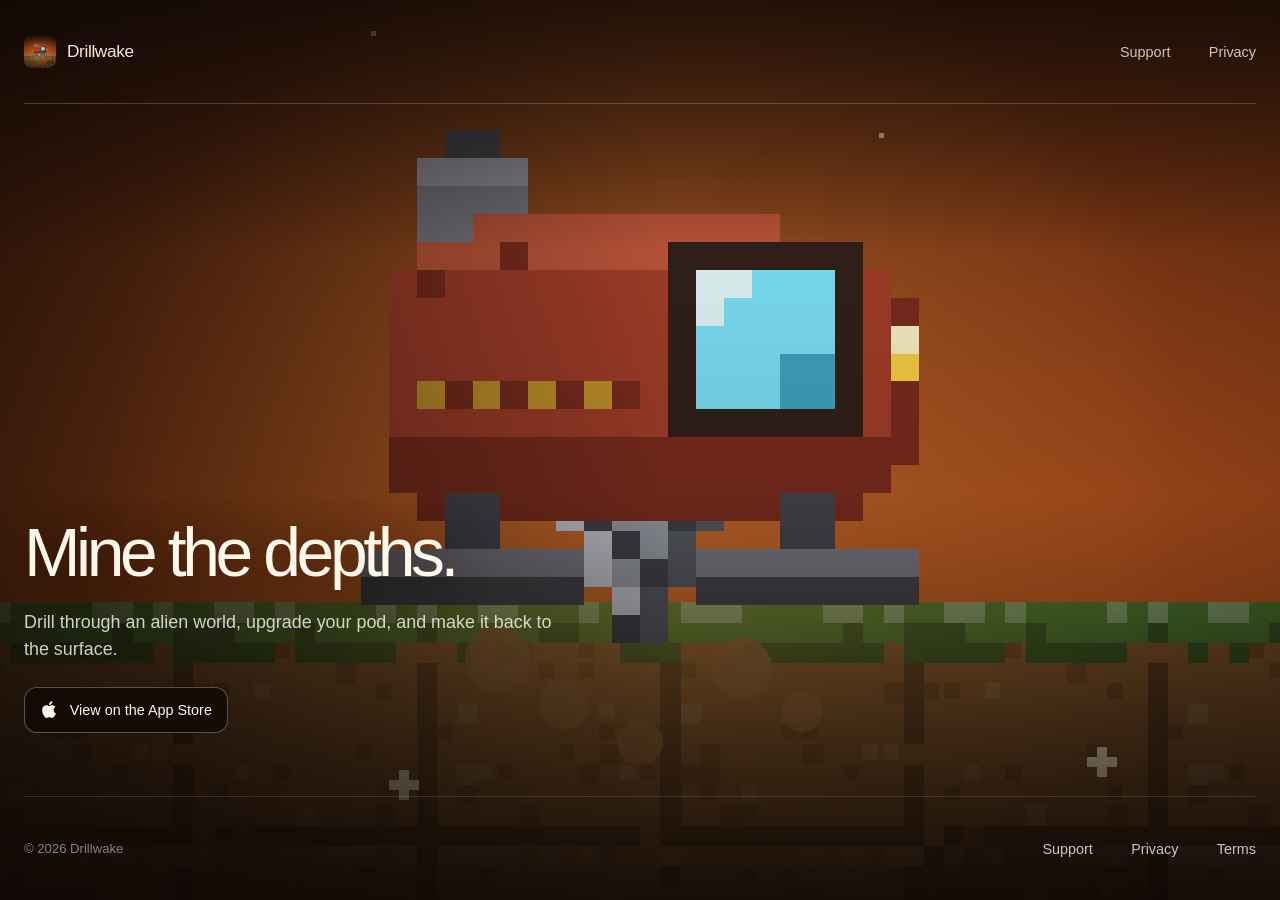
<file: index.html>
<!doctype html>
<html lang="en">
  <head>
    <meta charset="utf-8" />
    <meta name="viewport" content="width=device-width, initial-scale=1" />
    <meta name="theme-color" content="#120b07" />
    <meta name="description" content="Drillwake is a deep-mining adventure for iPhone." />
    <link rel="canonical" href="https://drillwake.pages.dev/" />
    <meta property="og:type" content="website" />
    <meta property="og:site_name" content="Drillwake" />
    <meta property="og:title" content="Drillwake" />
    <meta property="og:description" content="A deep-mining adventure for iPhone." />
    <meta property="og:url" content="https://drillwake.pages.dev/" />
    <meta property="og:image" content="https://drillwake.pages.dev/assets/drillwake-pod.png" />
    <meta property="og:image:alt" content="The Drillwake pod above mineral-rich earth" />
    <title>Drillwake</title>
    <link rel="icon" href="./favicon.svg" type="image/svg+xml" />
    <link rel="apple-touch-icon" href="./assets/drillwake-pod.png" />
    <link rel="stylesheet" href="./styles.css" />
  </head>
  <body class="landing-page">
    <a class="skip-link" href="#main">Skip to content</a>
    <div class="landing-canvas">
      <img class="landing-art" src="./assets/drillwake-pod.png" alt="" width="1024" height="1024" />
      <div class="landing-shade" aria-hidden="true"></div>

      <header class="site-header landing-header">
        <a class="wordmark" href="./" aria-label="Drillwake home">
          <img src="./assets/drillwake-pod.png" alt="" width="32" height="32" />
          <span>Drillwake</span>
        </a>
        <nav aria-label="Main navigation">
          <a href="./support/">Support</a>
          <a href="./privacy/">Privacy</a>
        </nav>
      </header>

      <main id="main" class="landing-copy">
        <h1>Mine the depths.</h1>
        <p>Drill through an alien world, upgrade your pod, and make it back to the surface.</p>
        <a class="app-store-link" href="https://apps.apple.com/us/app/drillwake/id6791994787" target="_blank" rel="noopener noreferrer" aria-label="View Drillwake on the App Store">
          <svg viewBox="0 0 24 24" aria-hidden="true">
            <path d="M17.05 12.54c.03-2.66 2.17-3.94 2.27-4-1.24-1.82-3.18-2.07-3.87-2.1-1.63-.17-3.22.98-4.05.98-.84 0-2.11-.96-3.48-.93-1.76.03-3.4 1.05-4.3 2.63-1.88 3.25-.48 8.03 1.32 10.66.9 1.28 1.94 2.7 3.31 2.65 1.34-.06 1.84-.85 3.46-.85 1.6 0 2.08.85 3.48.82 1.44-.03 2.35-1.28 3.21-2.57 1.04-1.47 1.46-2.92 1.48-2.99-.03-.01-2.8-1.07-2.83-4.3ZM14.38 4.71A4.75 4.75 0 0 0 15.47 1.3a4.84 4.84 0 0 0-3.14 1.63 4.57 4.57 0 0 0-1.12 3.29 4 4 0 0 0 3.17-1.51Z" />
          </svg>
          <span>View on the App Store</span>
        </a>
      </main>

      <footer class="site-footer landing-footer">
        <p>© 2026 Drillwake</p>
        <nav aria-label="Footer navigation">
          <a href="./support/">Support</a>
          <a href="./privacy/">Privacy</a>
          <a href="./terms/">Terms</a>
        </nav>
      </footer>
    </div>
  </body>
</html>
</file>
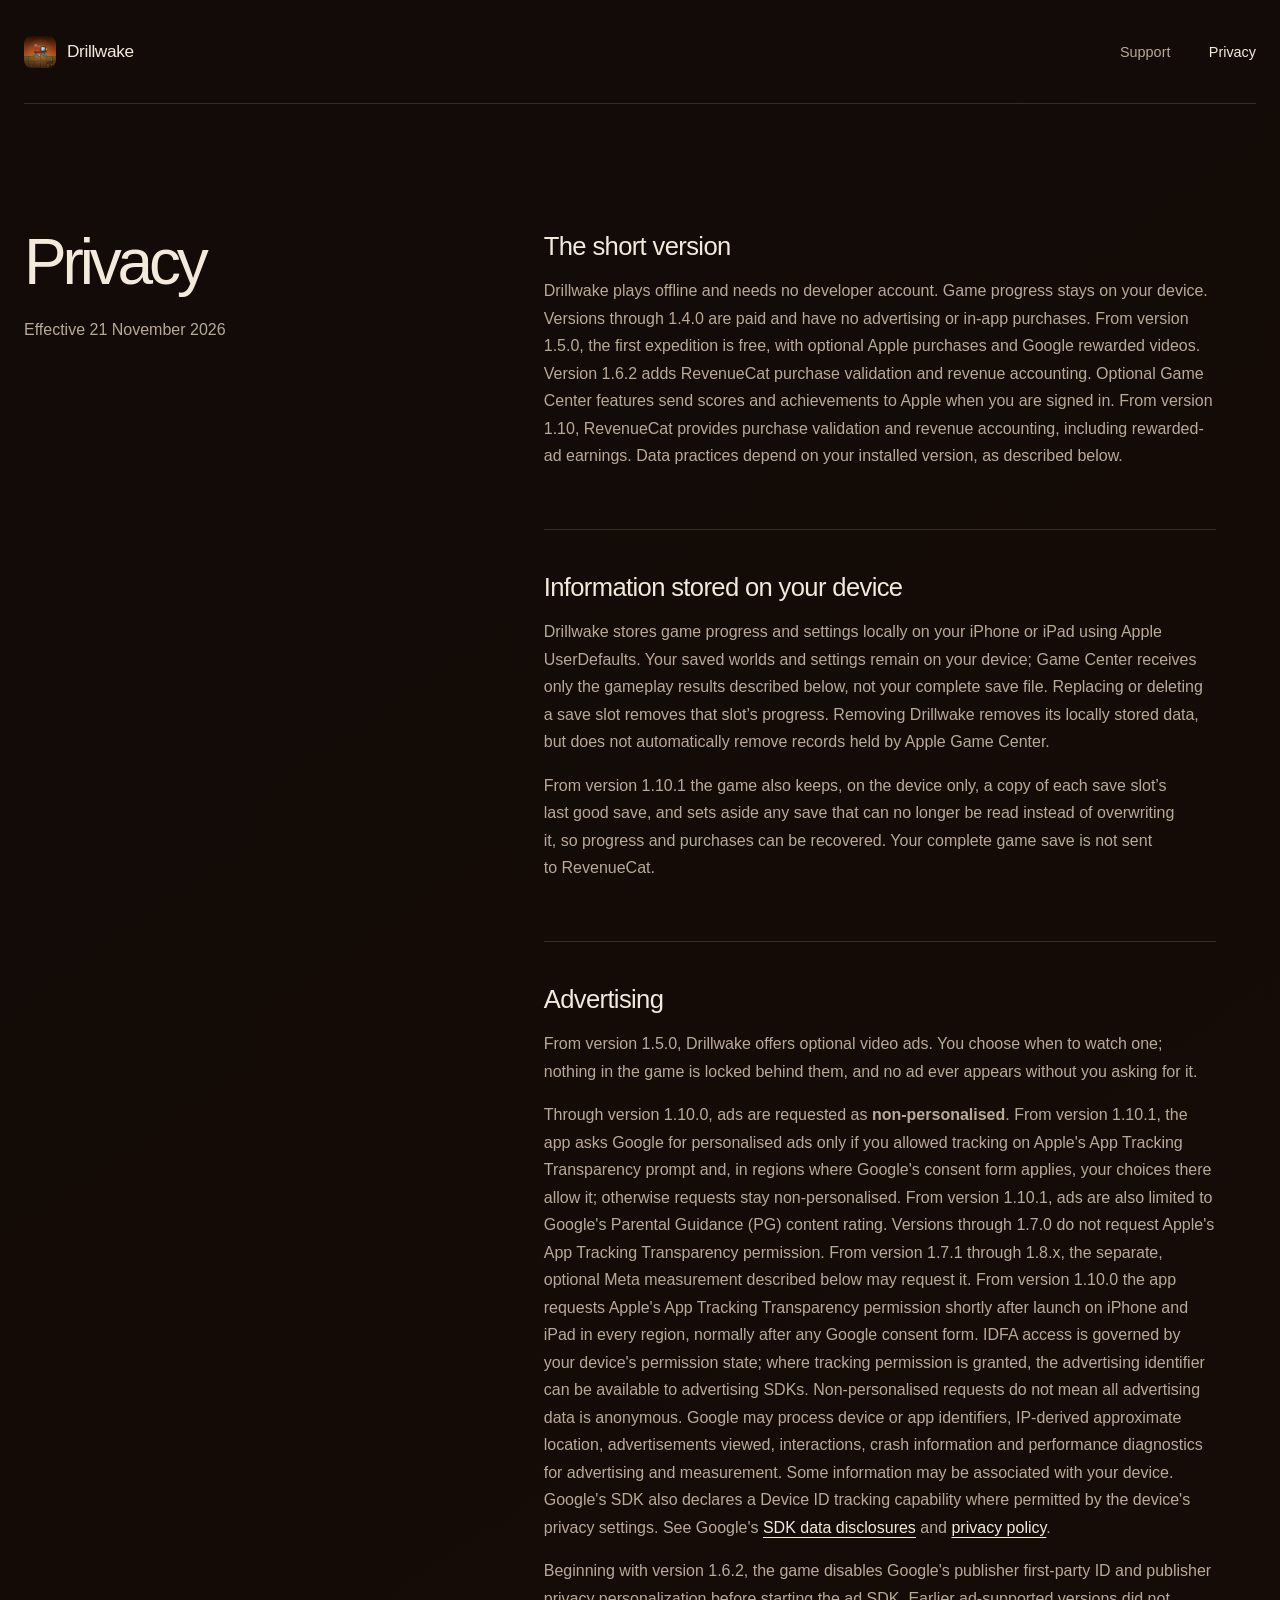
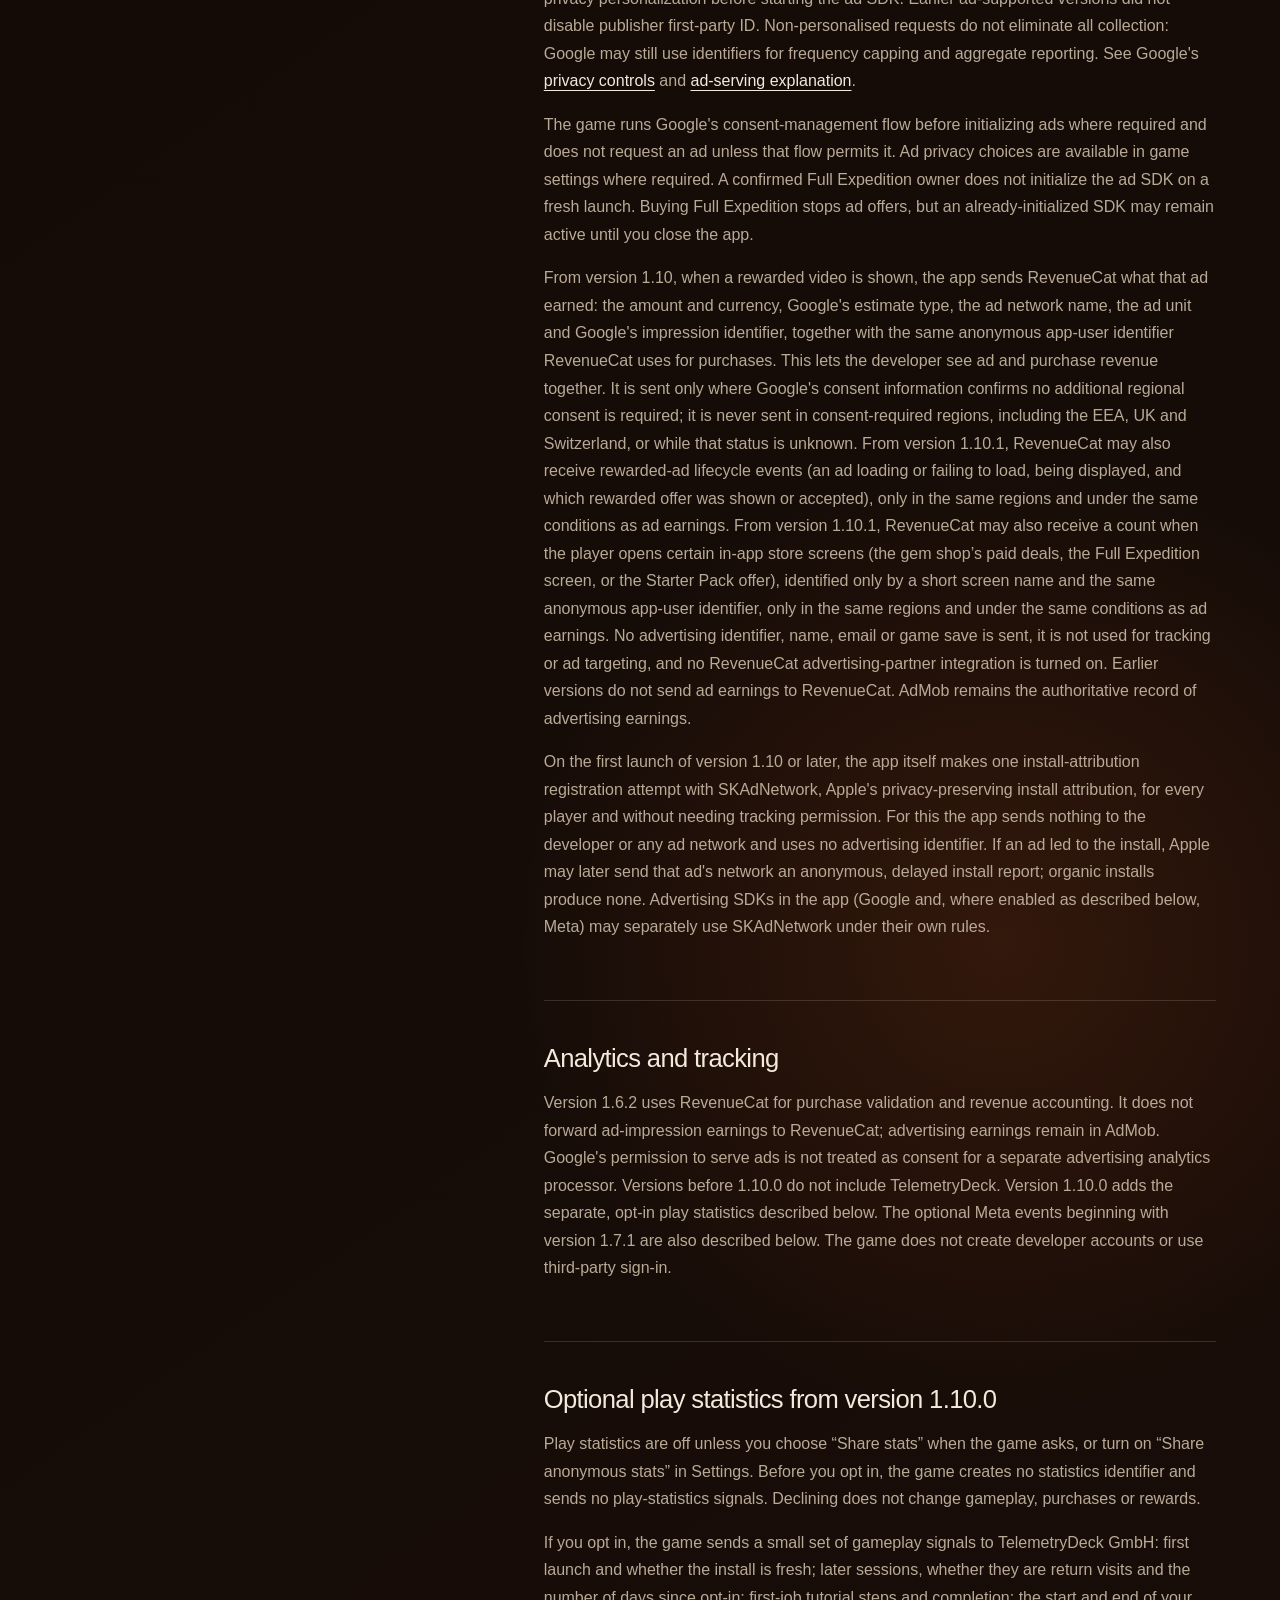
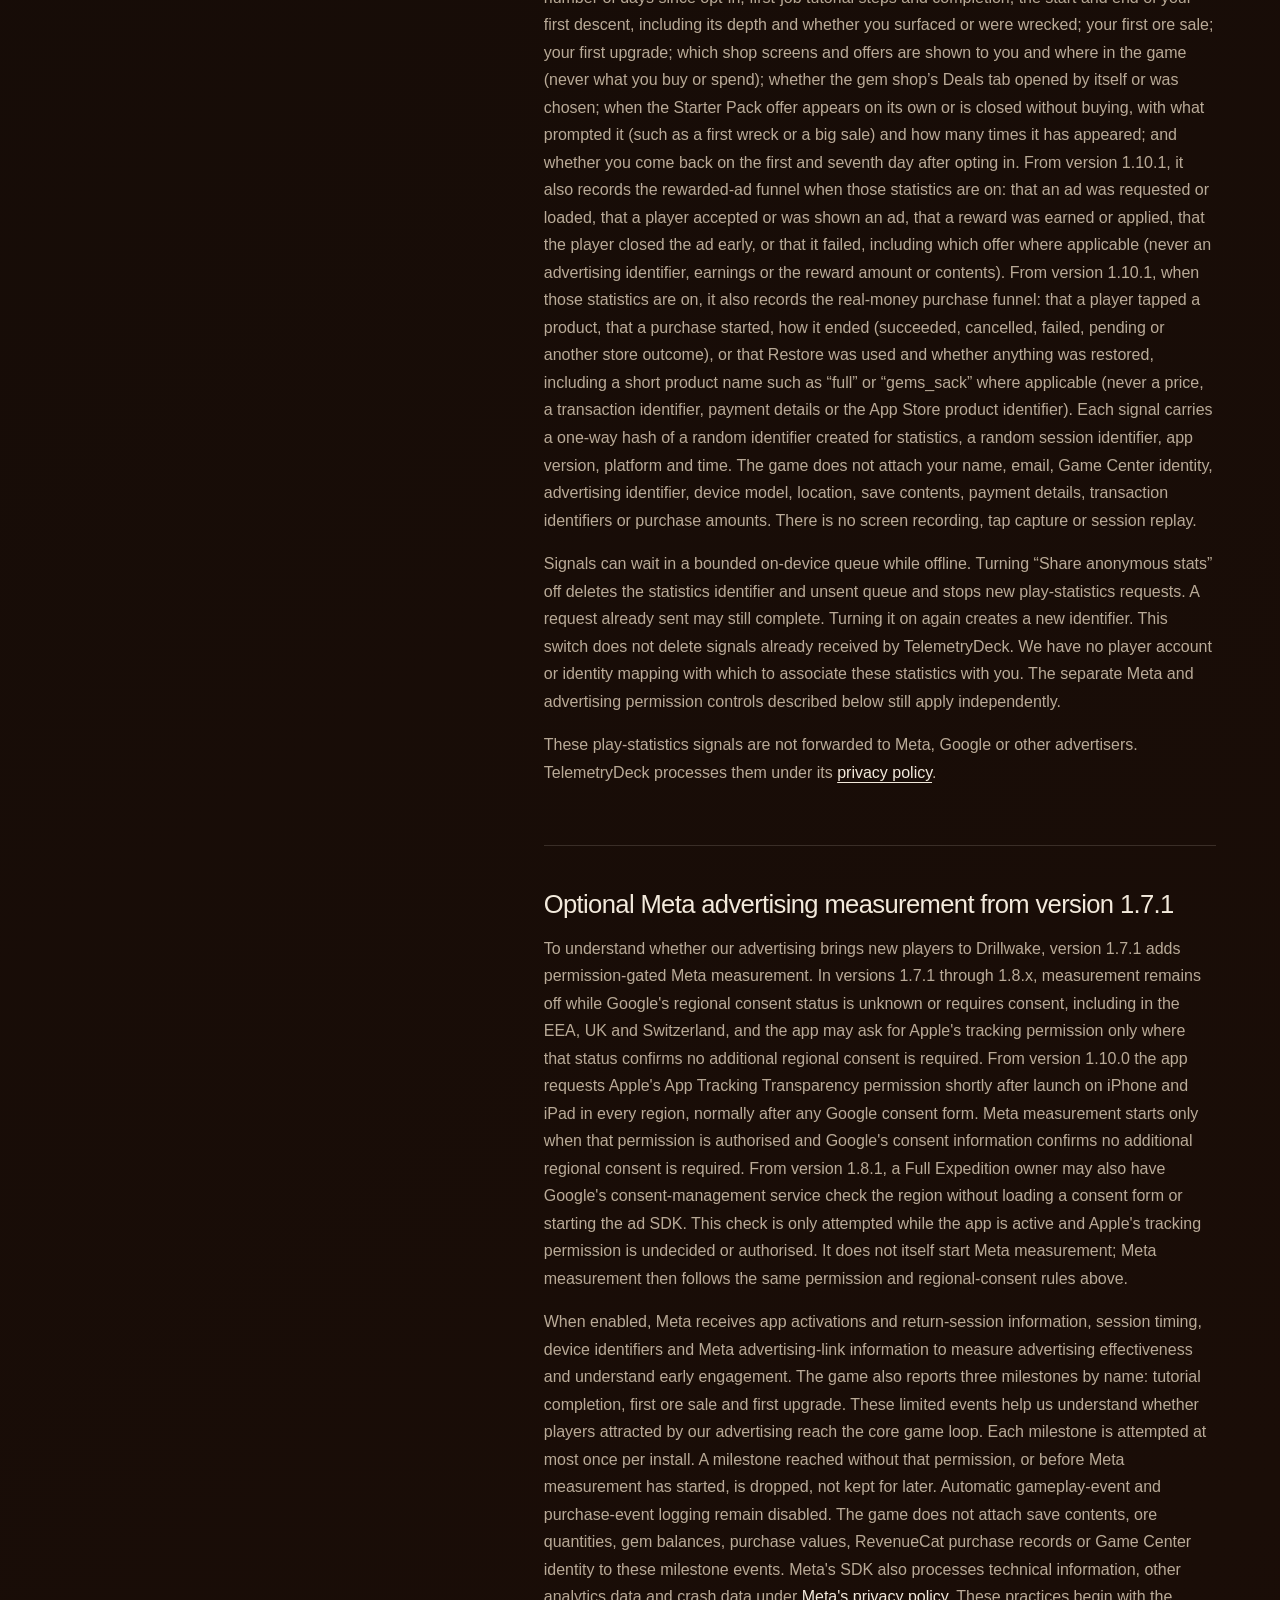
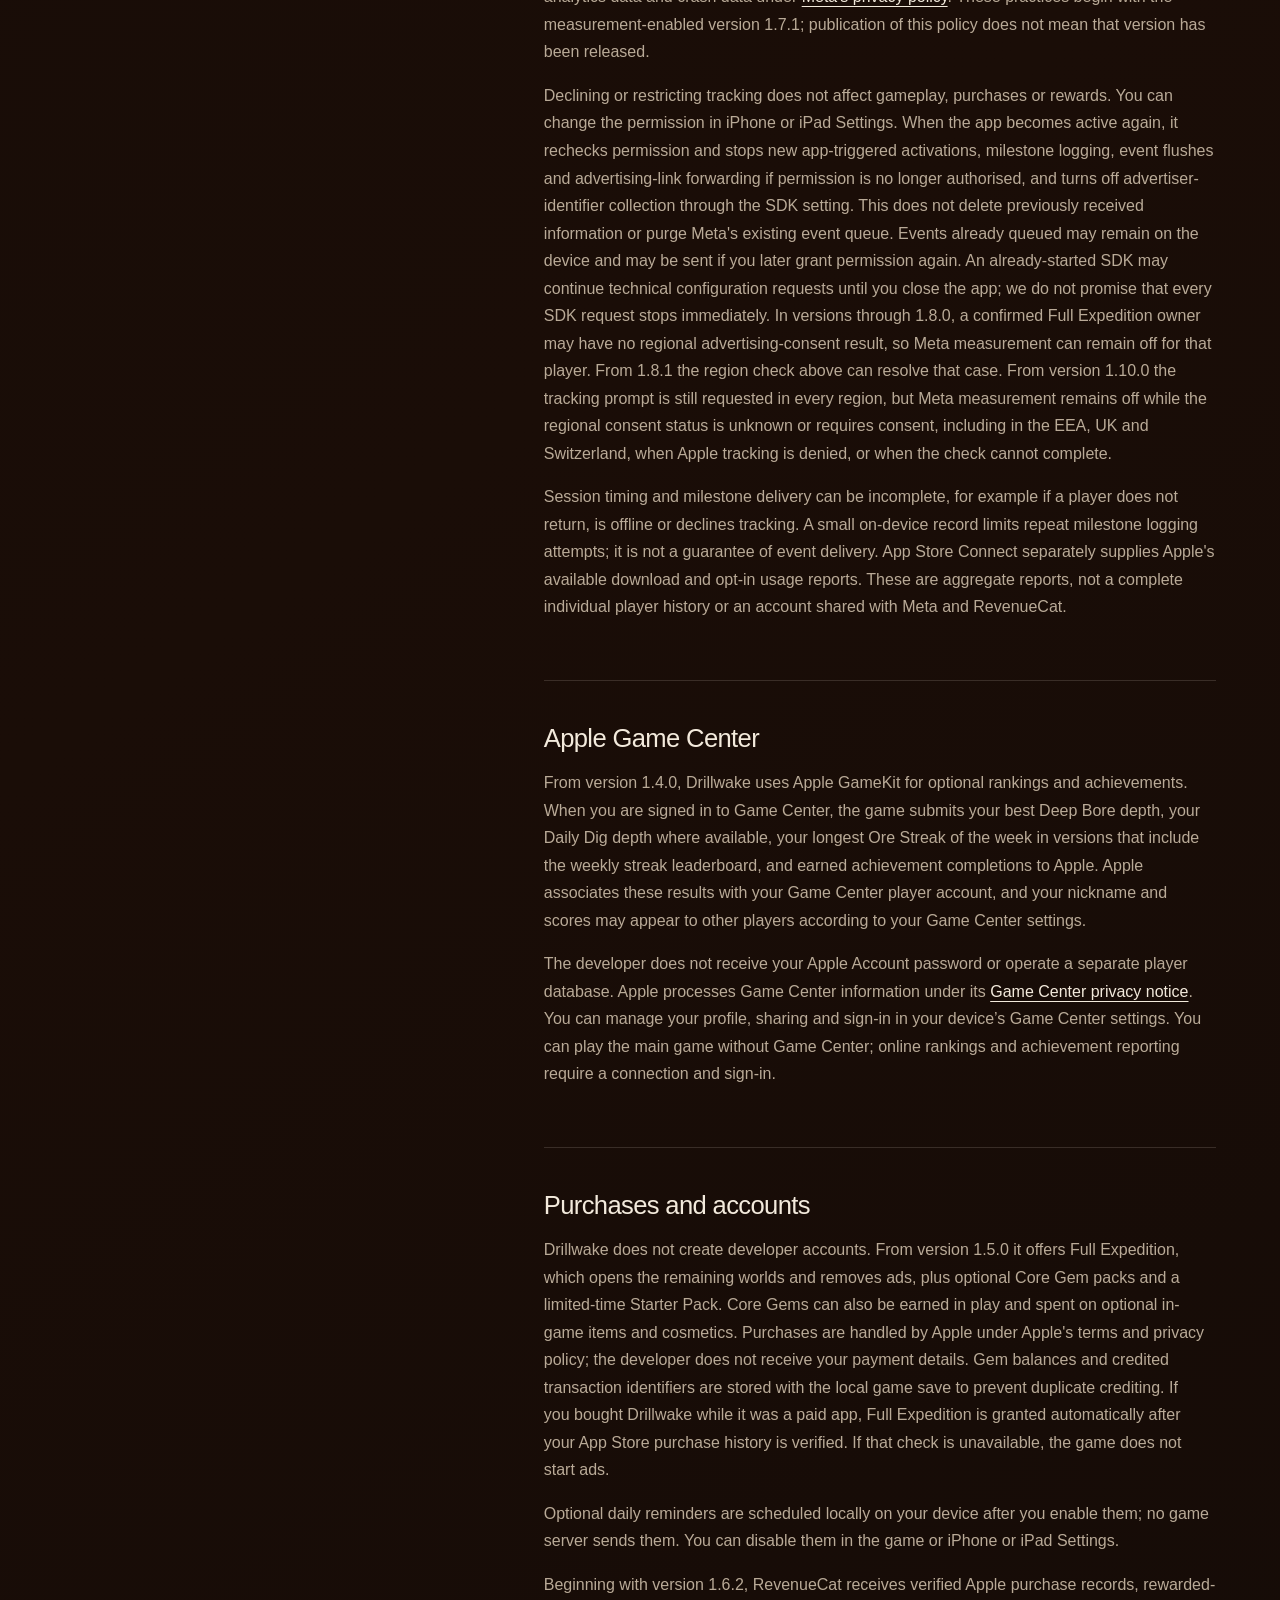
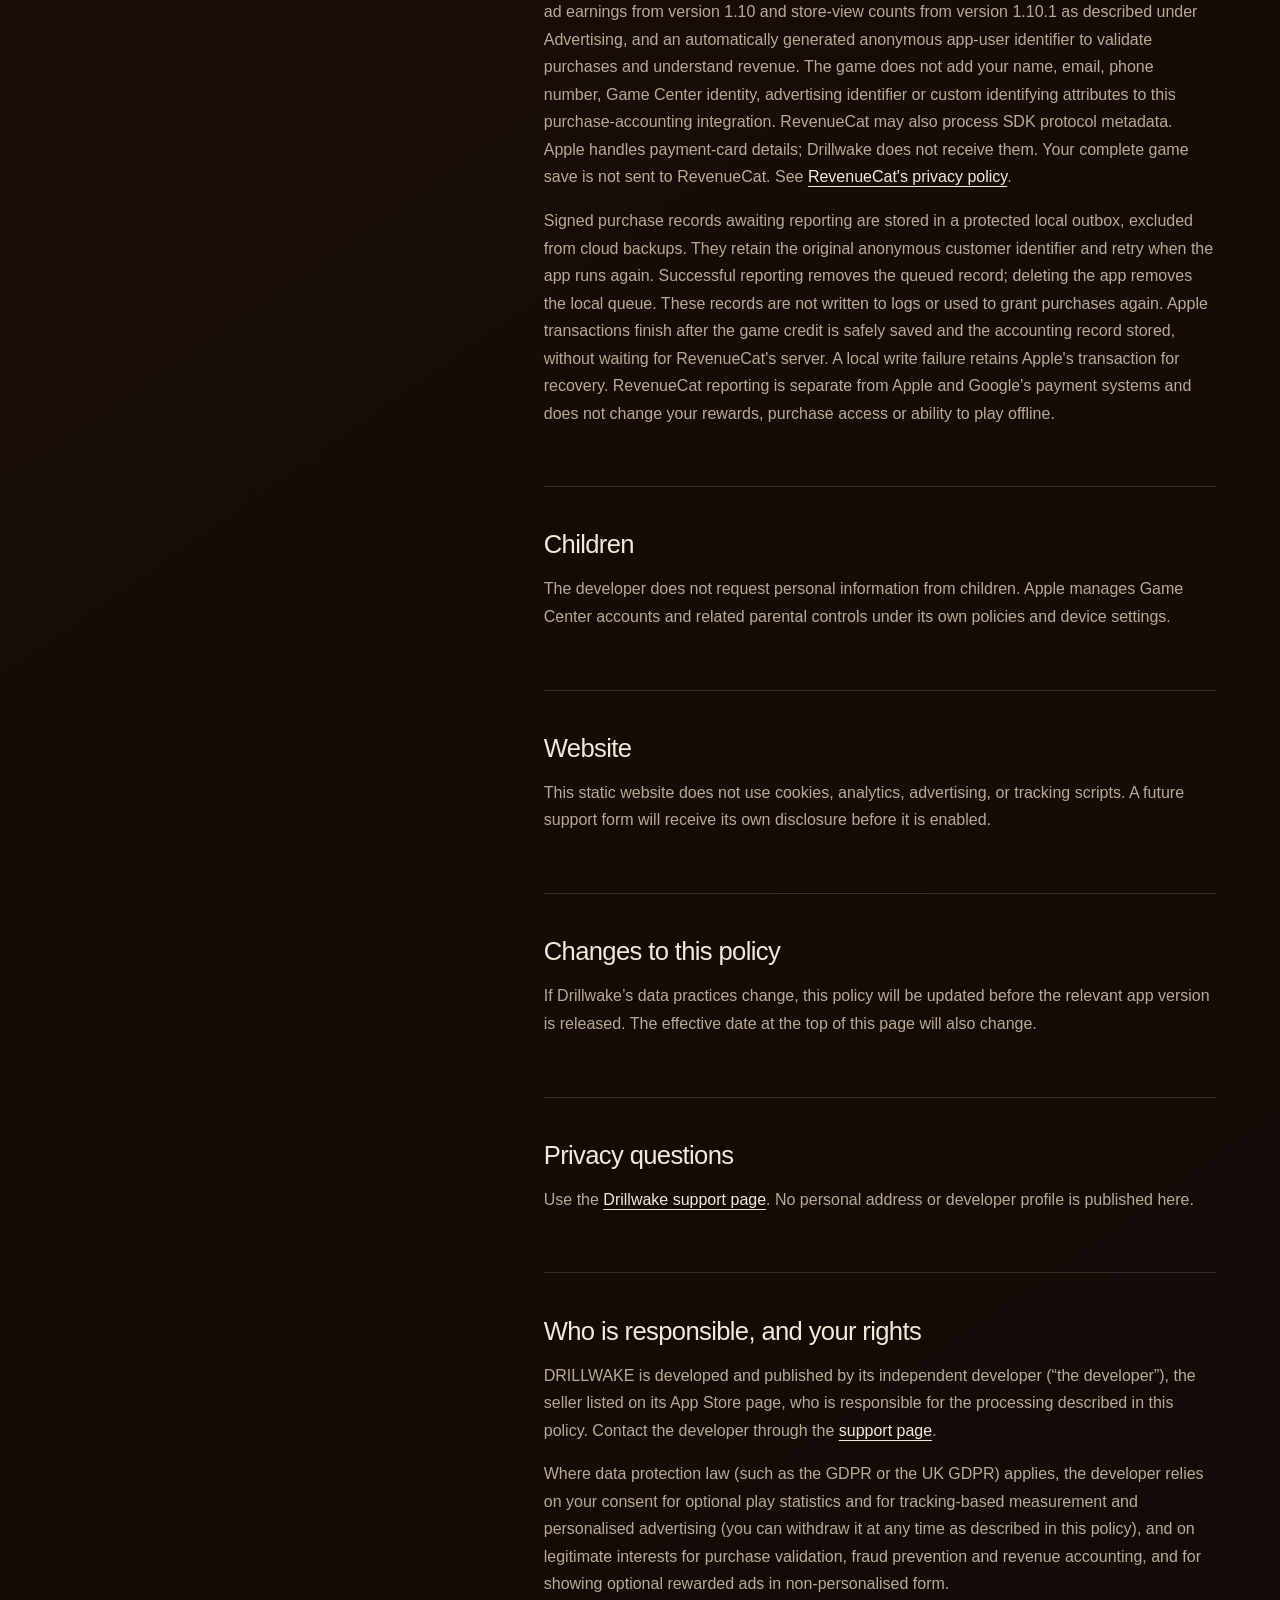
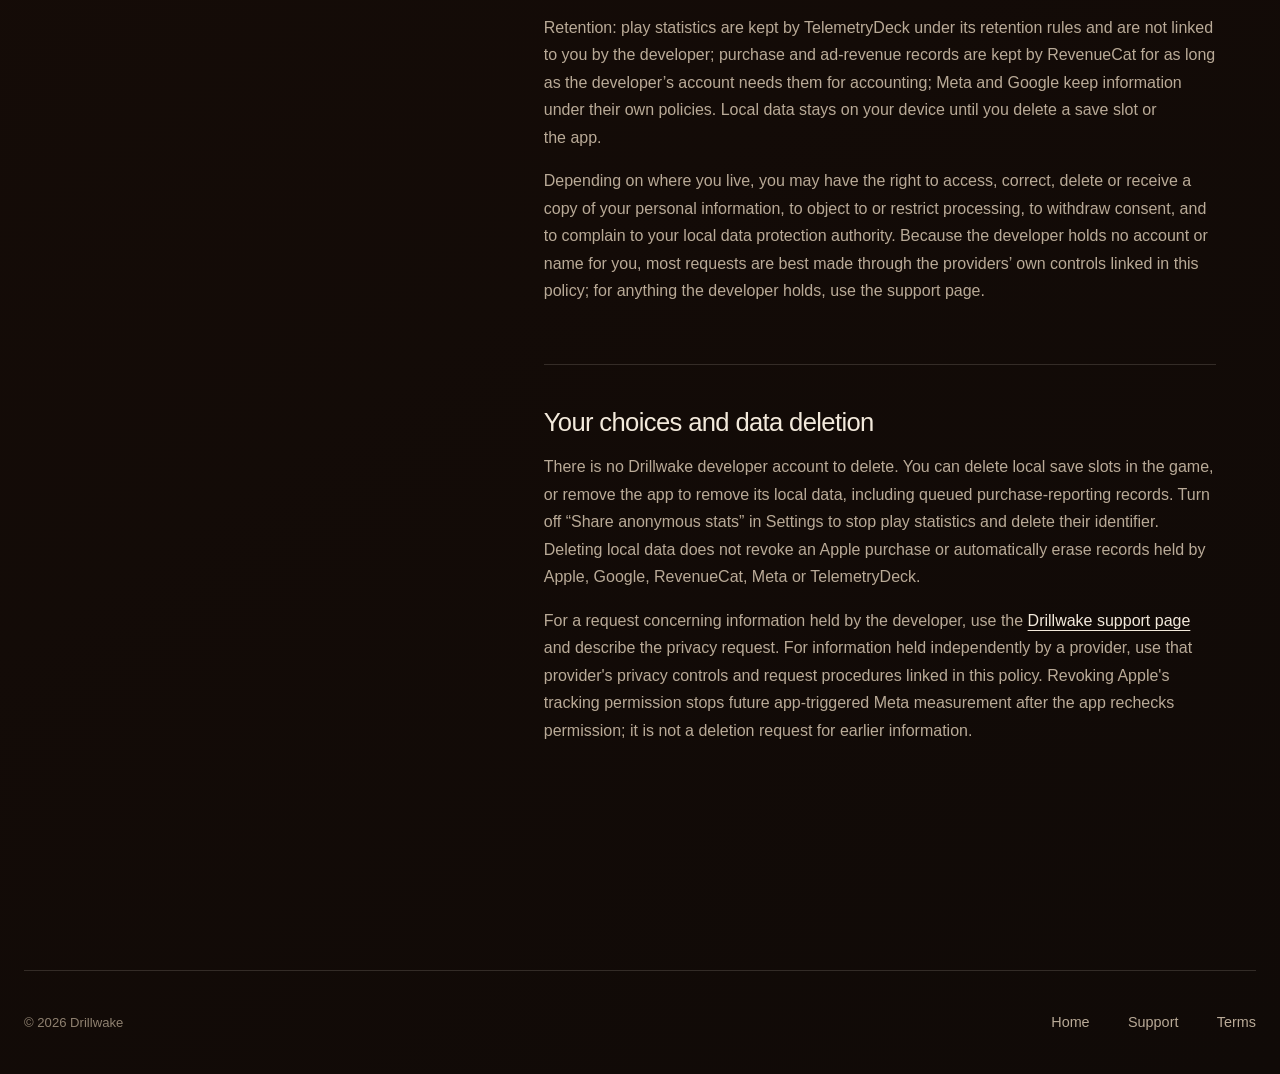
<file: privacy/index.html>
<!doctype html>
<html lang="en">
  <head>
    <meta charset="utf-8" />
    <meta name="viewport" content="width=device-width, initial-scale=1" />
    <meta name="theme-color" content="#120b07" />
    <meta name="description" content="The Drillwake privacy policy." />
    <title>Privacy · Drillwake</title>
    <link rel="icon" href="../favicon.svg" type="image/svg+xml" />
    <link rel="stylesheet" href="../styles.css" />
  </head>
  <body>
    <a class="skip-link" href="#main">Skip to content</a>
    <header class="site-header">
      <a class="wordmark" href="../"><img src="../assets/drillwake-pod.png" alt="" width="32" height="32" /><span>Drillwake</span></a>
      <nav aria-label="Main navigation">
        <a href="../support/">Support</a>
        <a href="./" aria-current="page">Privacy</a>
      </nav>
    </header>
    <main id="main" class="article-shell">
      <header class="article-intro">
        <h1>Privacy</h1>
        <p>Effective 21 November 2026</p>
      </header>
      <article class="article-body">
        <section>
          <h2>The short version</h2>
          <p>Drillwake plays offline and needs no developer account. Game progress stays on your device. Versions through 1.4.0 are paid and have no advertising or in-app purchases. From version 1.5.0, the first expedition is free, with optional Apple purchases and Google rewarded videos. Version 1.6.2 adds RevenueCat purchase validation and revenue accounting. Optional Game Center features send scores and achievements to Apple when you are signed in. From version 1.10, RevenueCat provides purchase validation and revenue accounting, including rewarded-ad earnings. Data practices depend on your installed version, as described below.</p>
        </section>
        <section>
          <h2>Information stored on your device</h2>
          <p>Drillwake stores game progress and settings locally on your iPhone or iPad using Apple UserDefaults. Your saved worlds and settings remain on your device; Game Center receives only the gameplay results described below, not your complete save file. Replacing or deleting a save slot removes that slot’s progress. Removing Drillwake removes its locally stored data, but does not automatically remove records held by Apple Game Center.</p>
          <p>From version 1.10.1 the game also keeps, on the device only, a copy of each save slot’s last good save, and sets aside any save that can no longer be read instead of overwriting it, so progress and purchases can be recovered. Your complete game save is not sent to RevenueCat.</p>
        </section>
        <section>
          <h2>Advertising</h2>
          <p>From version 1.5.0, Drillwake offers optional video ads. You choose when to watch one; nothing in the game is locked behind them, and no ad ever appears without you asking for it.</p>
          <p>Through version 1.10.0, ads are requested as <strong>non-personalised</strong>. From version 1.10.1, the app asks Google for personalised ads only if you allowed tracking on Apple's App Tracking Transparency prompt and, in regions where Google's consent form applies, your choices there allow it; otherwise requests stay non-personalised. From version 1.10.1, ads are also limited to Google's Parental Guidance (PG) content rating. Versions through 1.7.0 do not request Apple's App Tracking Transparency permission. From version 1.7.1 through 1.8.x, the separate, optional Meta measurement described below may request it. From version 1.10.0 the app requests Apple's App Tracking Transparency permission shortly after launch on iPhone and iPad in every region, normally after any Google consent form. IDFA access is governed by your device's permission state; where tracking permission is granted, the advertising identifier can be available to advertising SDKs. Non-personalised requests do not mean all advertising data is anonymous. Google may process device or app identifiers, IP-derived approximate location, advertisements viewed, interactions, crash information and performance diagnostics for advertising and measurement. Some information may be associated with your device. Google's SDK also declares a Device ID tracking capability where permitted by the device's privacy settings. See Google's <a href="https://developers.google.com/admob/ios/privacy/data-disclosure">SDK data disclosures</a> and <a href="https://policies.google.com/privacy">privacy policy</a>.</p>
          <p>Beginning with version 1.6.2, the game disables Google's publisher first-party ID and publisher privacy personalization before starting the ad SDK. Earlier ad-supported versions did not disable publisher first-party ID. Non-personalised requests do not eliminate all collection: Google may still use identifiers for frequency capping and aggregate reporting. See Google's <a href="https://developers.google.com/admob/ios/privacy/strategies#publisher_first-party_id">privacy controls</a> and <a href="https://developers.google.com/admob/ios/privacy/ad-serving-modes#non-personalized_ads">ad-serving explanation</a>.</p>
          <p>The game runs Google's consent-management flow before initializing ads where required and does not request an ad unless that flow permits it. Ad privacy choices are available in game settings where required. A confirmed Full Expedition owner does not initialize the ad SDK on a fresh launch. Buying Full Expedition stops ad offers, but an already-initialized SDK may remain active until you close the app.</p>
          <p>From version 1.10, when a rewarded video is shown, the app sends RevenueCat what that ad earned: the amount and currency, Google's estimate type, the ad network name, the ad unit and Google's impression identifier, together with the same anonymous app-user identifier RevenueCat uses for purchases. This lets the developer see ad and purchase revenue together. It is sent only where Google's consent information confirms no additional regional consent is required; it is never sent in consent-required regions, including the EEA, UK and Switzerland, or while that status is unknown. From version 1.10.1, RevenueCat may also receive rewarded-ad lifecycle events (an ad loading or failing to load, being displayed, and which rewarded offer was shown or accepted), only in the same regions and under the same conditions as ad earnings. From version 1.10.1, RevenueCat may also receive a count when the player opens certain in-app store screens (the gem shop’s paid deals, the Full Expedition screen, or the Starter Pack offer), identified only by a short screen name and the same anonymous app-user identifier, only in the same regions and under the same conditions as ad earnings. No advertising identifier, name, email or game save is sent, it is not used for tracking or ad targeting, and no RevenueCat advertising-partner integration is turned on. Earlier versions do not send ad earnings to RevenueCat. AdMob remains the authoritative record of advertising earnings.</p>
          <p>On the first launch of version 1.10 or later, the app itself makes one install-attribution registration attempt with SKAdNetwork, Apple's privacy-preserving install attribution, for every player and without needing tracking permission. For this the app sends nothing to the developer or any ad network and uses no advertising identifier. If an ad led to the install, Apple may later send that ad's network an anonymous, delayed install report; organic installs produce none. Advertising SDKs in the app (Google and, where enabled as described below, Meta) may separately use SKAdNetwork under their own rules.</p>
        </section>
        <section>
          <h2>Analytics and tracking</h2>
          <p>Version 1.6.2 uses RevenueCat for purchase validation and revenue accounting. It does not forward ad-impression earnings to RevenueCat; advertising earnings remain in AdMob. Google's permission to serve ads is not treated as consent for a separate advertising analytics processor. Versions before 1.10.0 do not include TelemetryDeck. Version 1.10.0 adds the separate, opt-in play statistics described below. The optional Meta events beginning with version 1.7.1 are also described below. The game does not create developer accounts or use third-party sign-in.</p>
        </section>
        <section>
          <h2>Optional play statistics from version 1.10.0</h2>
          <p>Play statistics are off unless you choose “Share stats” when the game asks, or turn on “Share anonymous stats” in Settings. Before you opt in, the game creates no statistics identifier and sends no play-statistics signals. Declining does not change gameplay, purchases or rewards.</p>
          <p>If you opt in, the game sends a small set of gameplay signals to TelemetryDeck GmbH: first launch and whether the install is fresh; later sessions, whether they are return visits and the number of days since opt-in; first-job tutorial steps and completion; the start and end of your first descent, including its depth and whether you surfaced or were wrecked; your first ore sale; your first upgrade; which shop screens and offers are shown to you and where in the game (never what you buy or spend); whether the gem shop’s Deals tab opened by itself or was chosen; when the Starter Pack offer appears on its own or is closed without buying, with what prompted it (such as a first wreck or a big sale) and how many times it has appeared; and whether you come back on the first and seventh day after opting in. From version 1.10.1, it also records the rewarded-ad funnel when those statistics are on: that an ad was requested or loaded, that a player accepted or was shown an ad, that a reward was earned or applied, that the player closed the ad early, or that it failed, including which offer where applicable (never an advertising identifier, earnings or the reward amount or contents). From version 1.10.1, when those statistics are on, it also records the real-money purchase funnel: that a player tapped a product, that a purchase started, how it ended (succeeded, cancelled, failed, pending or another store outcome), or that Restore was used and whether anything was restored, including a short product name such as “full” or “gems_sack” where applicable (never a price, a transaction identifier, payment details or the App Store product identifier). Each signal carries a one-way hash of a random identifier created for statistics, a random session identifier, app version, platform and time. The game does not attach your name, email, Game Center identity, advertising identifier, device model, location, save contents, payment details, transaction identifiers or purchase amounts. There is no screen recording, tap capture or session replay.</p>
          <p>Signals can wait in a bounded on-device queue while offline. Turning “Share anonymous stats” off deletes the statistics identifier and unsent queue and stops new play-statistics requests. A request already sent may still complete. Turning it on again creates a new identifier. This switch does not delete signals already received by TelemetryDeck. We have no player account or identity mapping with which to associate these statistics with you. The separate Meta and advertising permission controls described below still apply independently.</p>
          <p>These play-statistics signals are not forwarded to Meta, Google or other advertisers. TelemetryDeck processes them under its <a href="https://telemetrydeck.com/privacy/">privacy policy</a>.</p>
        </section>
        <section>
          <h2>Optional Meta advertising measurement from version 1.7.1</h2>
          <p>To understand whether our advertising brings new players to Drillwake, version 1.7.1 adds permission-gated Meta measurement. In versions 1.7.1 through 1.8.x, measurement remains off while Google's regional consent status is unknown or requires consent, including in the EEA, UK and Switzerland, and the app may ask for Apple's tracking permission only where that status confirms no additional regional consent is required. From version 1.10.0 the app requests Apple's App Tracking Transparency permission shortly after launch on iPhone and iPad in every region, normally after any Google consent form. Meta measurement starts only when that permission is authorised and Google's consent information confirms no additional regional consent is required. From version 1.8.1, a Full Expedition owner may also have Google's consent-management service check the region without loading a consent form or starting the ad SDK. This check is only attempted while the app is active and Apple's tracking permission is undecided or authorised. It does not itself start Meta measurement; Meta measurement then follows the same permission and regional-consent rules above.</p>
          <p>When enabled, Meta receives app activations and return-session information, session timing, device identifiers and Meta advertising-link information to measure advertising effectiveness and understand early engagement. The game also reports three milestones by name: tutorial completion, first ore sale and first upgrade. These limited events help us understand whether players attracted by our advertising reach the core game loop. Each milestone is attempted at most once per install. A milestone reached without that permission, or before Meta measurement has started, is dropped, not kept for later. Automatic gameplay-event and purchase-event logging remain disabled. The game does not attach save contents, ore quantities, gem balances, purchase values, RevenueCat purchase records or Game Center identity to these milestone events. Meta's SDK also processes technical information, other analytics data and crash data under <a href="https://www.facebook.com/privacy/policy/">Meta's privacy policy</a>. These practices begin with the measurement-enabled version 1.7.1; publication of this policy does not mean that version has been released.</p>
          <p>Declining or restricting tracking does not affect gameplay, purchases or rewards. You can change the permission in iPhone or iPad Settings. When the app becomes active again, it rechecks permission and stops new app-triggered activations, milestone logging, event flushes and advertising-link forwarding if permission is no longer authorised, and turns off advertiser-identifier collection through the SDK setting. This does not delete previously received information or purge Meta's existing event queue. Events already queued may remain on the device and may be sent if you later grant permission again. An already-started SDK may continue technical configuration requests until you close the app; we do not promise that every SDK request stops immediately. In versions through 1.8.0, a confirmed Full Expedition owner may have no regional advertising-consent result, so Meta measurement can remain off for that player. From 1.8.1 the region check above can resolve that case. From version 1.10.0 the tracking prompt is still requested in every region, but Meta measurement remains off while the regional consent status is unknown or requires consent, including in the EEA, UK and Switzerland, when Apple tracking is denied, or when the check cannot complete.</p>
          <p>Session timing and milestone delivery can be incomplete, for example if a player does not return, is offline or declines tracking. A small on-device record limits repeat milestone logging attempts; it is not a guarantee of event delivery. App Store Connect separately supplies Apple's available download and opt-in usage reports. These are aggregate reports, not a complete individual player history or an account shared with Meta and RevenueCat.</p>
        </section>
        <section>
          <h2>Apple Game Center</h2>
          <p>From version 1.4.0, Drillwake uses Apple GameKit for optional rankings and achievements. When you are signed in to Game Center, the game submits your best Deep Bore depth, your Daily Dig depth where available, your longest Ore Streak of the week in versions that include the weekly streak leaderboard, and earned achievement completions to Apple. Apple associates these results with your Game Center player account, and your nickname and scores may appear to other players according to your Game Center settings.</p>
          <p>The developer does not receive your Apple Account password or operate a separate player database. Apple processes Game Center information under its <a href="https://www.apple.com/legal/privacy/data/en/game-center/">Game Center privacy notice</a>. You can manage your profile, sharing and sign-in in your device’s Game Center settings. You can play the main game without Game Center; online rankings and achievement reporting require a connection and sign-in.</p>
        </section>
        <section>
          <h2>Purchases and accounts</h2>
          <p>Drillwake does not create developer accounts. From version 1.5.0 it offers Full Expedition, which opens the remaining worlds and removes ads, plus optional Core Gem packs and a limited-time Starter Pack. Core Gems can also be earned in play and spent on optional in-game items and cosmetics. Purchases are handled by Apple under Apple's terms and privacy policy; the developer does not receive your payment details. Gem balances and credited transaction identifiers are stored with the local game save to prevent duplicate crediting. If you bought Drillwake while it was a paid app, Full Expedition is granted automatically after your App Store purchase history is verified. If that check is unavailable, the game does not start ads.</p>
          <p>Optional daily reminders are scheduled locally on your device after you enable them; no game server sends them. You can disable them in the game or iPhone or iPad Settings.</p>
          <p>Beginning with version 1.6.2, RevenueCat receives verified Apple purchase records, rewarded-ad earnings from version 1.10 and store-view counts from version 1.10.1 as described under Advertising, and an automatically generated anonymous app-user identifier to validate purchases and understand revenue. The game does not add your name, email, phone number, Game Center identity, advertising identifier or custom identifying attributes to this purchase-accounting integration. RevenueCat may also process SDK protocol metadata. Apple handles payment-card details; Drillwake does not receive them. Your complete game save is not sent to RevenueCat. See <a href="https://www.revenuecat.com/privacy">RevenueCat's privacy policy</a>.</p>
          <p>Signed purchase records awaiting reporting are stored in a protected local outbox, excluded from cloud backups. They retain the original anonymous customer identifier and retry when the app runs again. Successful reporting removes the queued record; deleting the app removes the local queue. These records are not written to logs or used to grant purchases again. Apple transactions finish after the game credit is safely saved and the accounting record stored, without waiting for RevenueCat's server. A local write failure retains Apple's transaction for recovery. RevenueCat reporting is separate from Apple and Google's payment systems and does not change your rewards, purchase access or ability to play offline.</p>
        </section>
        <section>
          <h2>Children</h2>
          <p>The developer does not request personal information from children. Apple manages Game Center accounts and related parental controls under its own policies and device settings.</p>
        </section>
        <section>
          <h2>Website</h2>
          <p>This static website does not use cookies, analytics, advertising, or tracking scripts. A future support form will receive its own disclosure before it is enabled.</p>
        </section>
        <section>
          <h2>Changes to this policy</h2>
          <p>If Drillwake’s data practices change, this policy will be updated before the relevant app version is released. The effective date at the top of this page will also change.</p>
        </section>
        <section>
          <h2>Privacy questions</h2>
          <p>Use the <a href="../support/">Drillwake support page</a>. No personal address or developer profile is published here.</p>
        </section>
        <section id="responsibility">
          <h2>Who is responsible, and your rights</h2>
          <p>DRILLWAKE is developed and published by its independent developer (“the developer”), the seller listed on its App Store page, who is responsible for the processing described in this policy. Contact the developer through the <a href="../support/">support page</a>.</p>
          <p>Where data protection law (such as the GDPR or the UK GDPR) applies, the developer relies on your consent for optional play statistics and for tracking-based measurement and personalised advertising (you can withdraw it at any time as described in this policy), and on legitimate interests for purchase validation, fraud prevention and revenue accounting, and for showing optional rewarded ads in non-personalised form.</p>
          <p>Retention: play statistics are kept by TelemetryDeck under its retention rules and are not linked to you by the developer; purchase and ad-revenue records are kept by RevenueCat for as long as the developer’s account needs them for accounting; Meta and Google keep information under their own policies. Local data stays on your device until you delete a save slot or the app.</p>
          <p>Depending on where you live, you may have the right to access, correct, delete or receive a copy of your personal information, to object to or restrict processing, to withdraw consent, and to complain to your local data protection authority. Because the developer holds no account or name for you, most requests are best made through the providers’ own controls linked in this policy; for anything the developer holds, use the support page.</p>
        </section>
        <section id="data-deletion">
          <h2>Your choices and data deletion</h2>
          <p>There is no Drillwake developer account to delete. You can delete local save slots in the game, or remove the app to remove its local data, including queued purchase-reporting records. Turn off “Share anonymous stats” in Settings to stop play statistics and delete their identifier. Deleting local data does not revoke an Apple purchase or automatically erase records held by Apple, Google, RevenueCat, Meta or TelemetryDeck.</p>
          <p>For a request concerning information held by the developer, use the <a href="../support/">Drillwake support page</a> and describe the privacy request. For information held independently by a provider, use that provider's privacy controls and request procedures linked in this policy. Revoking Apple's tracking permission stops future app-triggered Meta measurement after the app rechecks permission; it is not a deletion request for earlier information.</p>
        </section>
      </article>
    </main>
    <footer class="site-footer">
      <p>© 2026 Drillwake</p>
      <nav aria-label="Footer navigation"><a href="../">Home</a><a href="../support/">Support</a><a href="../terms/">Terms</a></nav>
    </footer>
  </body>
</html>
</file>
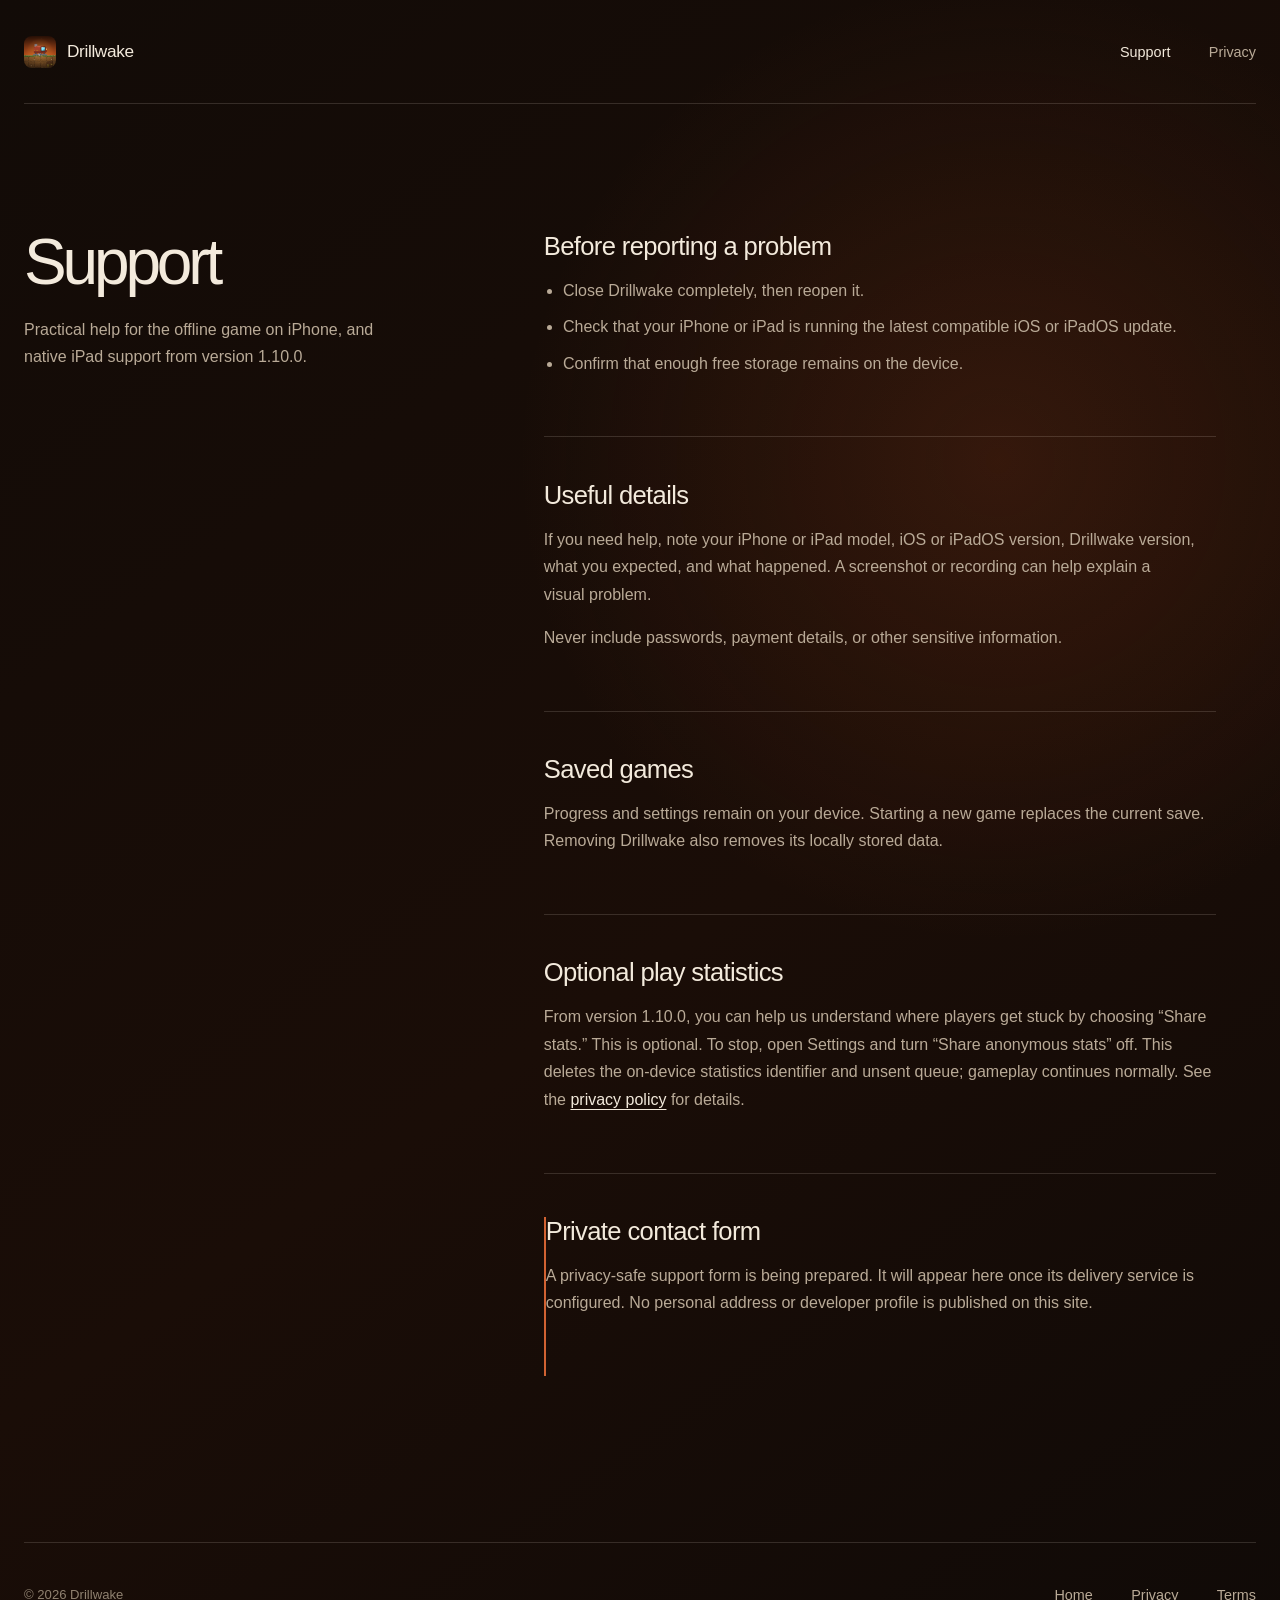
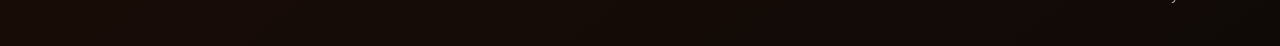
<file: support/index.html>
<!doctype html>
<html lang="en">
  <head>
    <meta charset="utf-8" />
    <meta name="viewport" content="width=device-width, initial-scale=1" />
    <meta name="theme-color" content="#120b07" />
    <meta name="description" content="Help and troubleshooting for Drillwake on iPhone and iPad." />
    <title>Support · Drillwake</title>
    <link rel="icon" href="../favicon.svg" type="image/svg+xml" />
    <link rel="stylesheet" href="../styles.css" />
  </head>
  <body>
    <a class="skip-link" href="#main">Skip to content</a>
    <header class="site-header">
      <a class="wordmark" href="../"><img src="../assets/drillwake-pod.png" alt="" width="32" height="32" /><span>Drillwake</span></a>
      <nav aria-label="Main navigation">
        <a href="./" aria-current="page">Support</a>
        <a href="../privacy/">Privacy</a>
      </nav>
    </header>
    <main id="main" class="article-shell">
      <header class="article-intro">
        <h1>Support</h1>
        <p>Practical help for the offline game on iPhone, and native iPad support from version 1.10.0.</p>
      </header>
      <article class="article-body">
        <section>
          <h2>Before reporting a problem</h2>
          <ul>
            <li>Close Drillwake completely, then reopen it.</li>
            <li>Check that your iPhone or iPad is running the latest compatible iOS or iPadOS update.</li>
            <li>Confirm that enough free storage remains on the device.</li>
          </ul>
        </section>
        <section>
          <h2>Useful details</h2>
          <p>If you need help, note your iPhone or iPad model, iOS or iPadOS version, Drillwake version, what you expected, and what happened. A screenshot or recording can help explain a visual problem.</p>
          <p>Never include passwords, payment details, or other sensitive information.</p>
        </section>
        <section>
          <h2>Saved games</h2>
          <p>Progress and settings remain on your device. Starting a new game replaces the current save. Removing Drillwake also removes its locally stored data.</p>
        </section>
        <section>
          <h2>Optional play statistics</h2>
          <p>From version 1.10.0, you can help us understand where players get stuck by choosing “Share stats.” This is optional. To stop, open Settings and turn “Share anonymous stats” off. This deletes the on-device statistics identifier and unsent queue; gameplay continues normally. See the <a href="../privacy/">privacy policy</a> for details.</p>
        </section>
        <section class="status-note">
          <h2>Private contact form</h2>
          <p>A privacy-safe support form is being prepared. It will appear here once its delivery service is configured. No personal address or developer profile is published on this site.</p>
        </section>
      </article>
    </main>
    <footer class="site-footer">
      <p>© 2026 Drillwake</p>
      <nav aria-label="Footer navigation"><a href="../">Home</a><a href="../privacy/">Privacy</a><a href="../terms/">Terms</a></nav>
    </footer>
  </body>
</html>
</file>
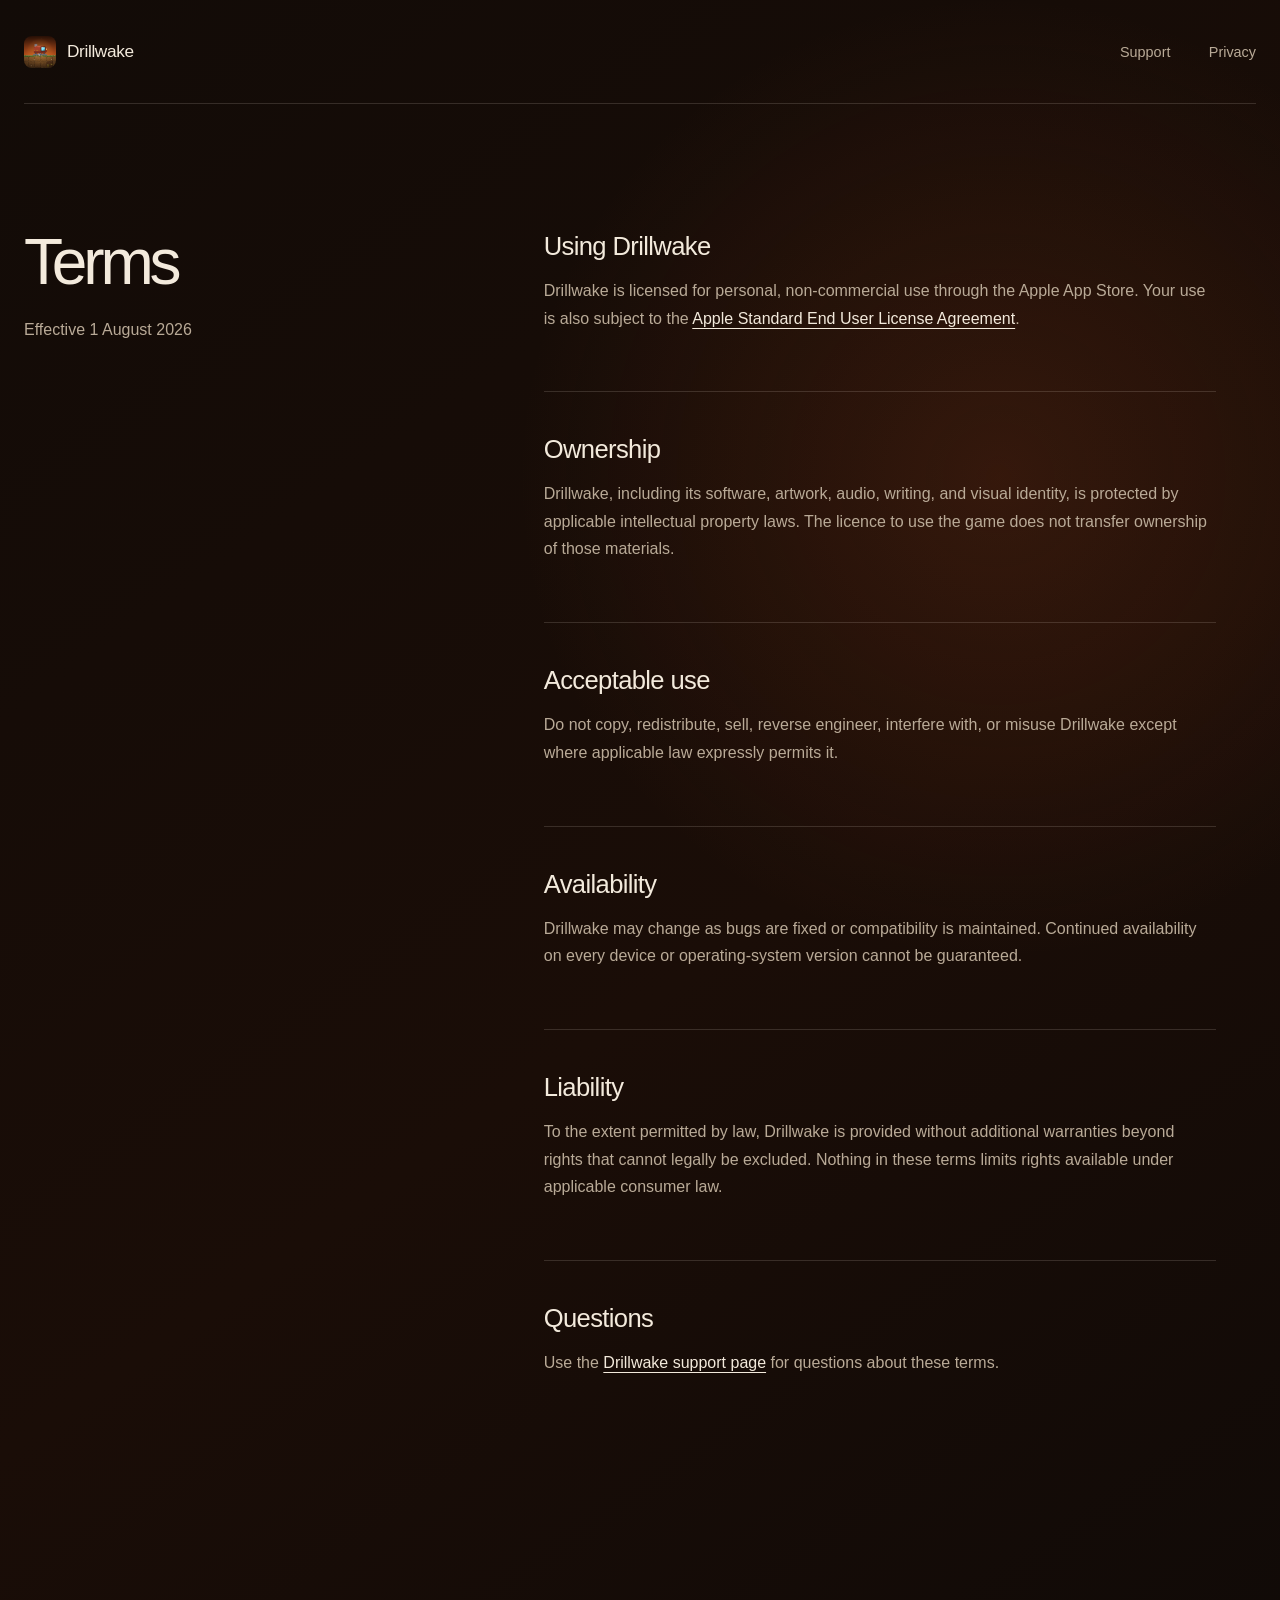
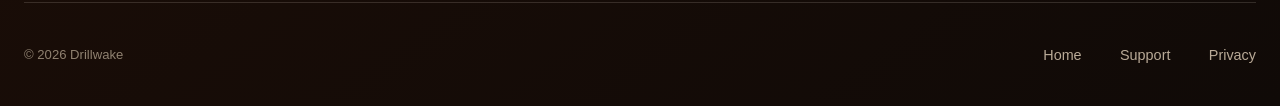
<file: terms/index.html>
<!doctype html>
<html lang="en">
  <head>
    <meta charset="utf-8" />
    <meta name="viewport" content="width=device-width, initial-scale=1" />
    <meta name="theme-color" content="#120b07" />
    <meta name="description" content="Terms of use for Drillwake." />
    <link rel="canonical" href="https://drillwake.pages.dev/terms/" />
    <title>Terms · Drillwake</title>
    <link rel="icon" href="../favicon.svg" type="image/svg+xml" />
    <link rel="stylesheet" href="../styles.css" />
  </head>
  <body>
    <a class="skip-link" href="#main">Skip to content</a>
    <header class="site-header">
      <a class="wordmark" href="../"><img src="../assets/drillwake-pod.png" alt="" width="32" height="32" /><span>Drillwake</span></a>
      <nav aria-label="Main navigation">
        <a href="../support/">Support</a>
        <a href="../privacy/">Privacy</a>
      </nav>
    </header>
    <main id="main" class="article-shell">
      <header class="article-intro">
        <h1>Terms</h1>
        <p>Effective 1 August 2026</p>
      </header>
      <article class="article-body">
        <section>
          <h2>Using Drillwake</h2>
          <p>Drillwake is licensed for personal, non-commercial use through the Apple App Store. Your use is also subject to the <a href="https://www.apple.com/legal/internet-services/itunes/dev/stdeula/">Apple Standard End User License Agreement</a>.</p>
        </section>
        <section>
          <h2>Ownership</h2>
          <p>Drillwake, including its software, artwork, audio, writing, and visual identity, is protected by applicable intellectual property laws. The licence to use the game does not transfer ownership of those materials.</p>
        </section>
        <section>
          <h2>Acceptable use</h2>
          <p>Do not copy, redistribute, sell, reverse engineer, interfere with, or misuse Drillwake except where applicable law expressly permits it.</p>
        </section>
        <section>
          <h2>Availability</h2>
          <p>Drillwake may change as bugs are fixed or compatibility is maintained. Continued availability on every device or operating-system version cannot be guaranteed.</p>
        </section>
        <section>
          <h2>Liability</h2>
          <p>To the extent permitted by law, Drillwake is provided without additional warranties beyond rights that cannot legally be excluded. Nothing in these terms limits rights available under applicable consumer law.</p>
        </section>
        <section>
          <h2>Questions</h2>
          <p>Use the <a href="../support/">Drillwake support page</a> for questions about these terms.</p>
        </section>
      </article>
    </main>
    <footer class="site-footer">
      <p>© 2026 Drillwake</p>
      <nav aria-label="Footer navigation"><a href="../">Home</a><a href="../support/">Support</a><a href="../privacy/">Privacy</a></nav>
    </footer>
  </body>
</html>
</file>
<file: styles.css>
:root {
  color-scheme: dark;
  font-family: "Avenir Next", Avenir, "Helvetica Neue", sans-serif;
  color: #f3eadc;
  background: #120b07;
  font-synthesis: none;
  --paper: #f3eadc;
  --muted: #b9aa97;
  --ember: #d16232;
  --line: rgba(243, 234, 220, 0.15);
}

* { box-sizing: border-box; }

html { scroll-behavior: smooth; }

body {
  min-height: 100dvh;
  margin: 0;
  background:
    radial-gradient(circle at 78% 28%, rgba(154, 65, 28, 0.22), transparent 30rem),
    linear-gradient(145deg, #120b07 0%, #1a0d07 56%, #100a07 100%);
}

body::before {
  position: fixed;
  inset: 0;
  z-index: -1;
  background-image: url("data:image/svg+xml,%3Csvg viewBox='0 0 180 180' xmlns='http://www.w3.org/2000/svg'%3E%3Cfilter id='n'%3E%3CfeTurbulence type='fractalNoise' baseFrequency='.8' numOctaves='3' stitchTiles='stitch'/%3E%3C/filter%3E%3Crect width='100%25' height='100%25' filter='url(%23n)' opacity='.12'/%3E%3C/svg%3E");
  content: "";
  opacity: 0.22;
  pointer-events: none;
}

.landing-page::before { display: none; }

a { color: inherit; }

.skip-link {
  position: fixed;
  top: 1rem;
  left: 1rem;
  z-index: 2;
  padding: 0.7rem 0.9rem;
  background: var(--paper);
  color: #120b07;
  transform: translateY(-180%);
}

.skip-link:focus { transform: translateY(0); }

.site-header,
.site-footer,
.hero,
.article-shell {
  width: min(100% - 3rem, 82rem);
  margin-inline: auto;
}

.site-header {
  display: flex;
  align-items: center;
  justify-content: space-between;
  min-height: 6.5rem;
  border-bottom: 1px solid var(--line);
}

.wordmark {
  display: inline-flex;
  align-items: center;
  gap: 0.68rem;
  font-size: 1.08rem;
  font-weight: 500;
  letter-spacing: -0.02em;
  text-decoration: none;
}

.wordmark img {
  display: block;
  width: 2rem;
  height: 2rem;
  border-radius: 0.48rem;
}

.landing-canvas {
  position: relative;
  display: grid;
  grid-template-rows: auto 1fr auto;
  min-height: 100dvh;
  overflow: hidden;
  isolation: isolate;
}

.landing-art,
.landing-shade {
  position: absolute;
  inset: 0;
  z-index: -2;
  width: 100%;
  height: 100%;
}

.landing-art {
  object-fit: cover;
  object-position: center 46%;
  image-rendering: pixelated;
  transform: scale(1.015);
}

.landing-shade {
  z-index: -1;
  background:
    linear-gradient(180deg, rgba(13, 7, 4, 0.7) 0%, rgba(13, 7, 4, 0.08) 28%, rgba(13, 7, 4, 0.16) 55%, rgba(13, 7, 4, 0.88) 100%),
    linear-gradient(90deg, rgba(13, 7, 4, 0.62) 0%, transparent 52%);
}

.landing-header,
.landing-footer {
  position: relative;
  border-color: rgba(243, 234, 220, 0.22);
}

.landing-header nav a,
.landing-footer nav a,
.landing-footer { color: rgba(255, 247, 234, 0.78); }

.landing-copy {
  display: flex;
  align-self: end;
  flex-direction: column;
  width: min(100% - 3rem, 82rem);
  margin: 0 auto;
  padding: clamp(5rem, 13vh, 10rem) 0 clamp(3rem, 7vh, 5rem);
}

.landing-copy h1 {
  max-width: none;
  color: #fff7ea;
  font-size: clamp(2.65rem, 5.3vw, 5.4rem);
  line-height: 0.94;
  white-space: nowrap;
  text-shadow: 0 0.14em 0.8em rgba(25, 8, 2, 0.42);
}

.landing-copy p {
  max-width: 35rem;
  margin: 1.5rem 0 0;
  color: rgba(255, 247, 234, 0.82);
  font-size: clamp(1rem, 1.4vw, 1.22rem);
  line-height: 1.5;
}

.app-store-link {
  display: inline-flex;
  align-items: center;
  align-self: flex-start;
  gap: 0.65rem;
  min-height: 2.9rem;
  margin-top: 1.5rem;
  padding: 0.65rem 0.95rem;
  border: 1px solid rgba(255, 247, 234, 0.3);
  border-radius: 0.8rem;
  background: rgba(14, 8, 5, 0.72);
  color: #fff7ea;
  font-size: 0.9rem;
  text-decoration: none;
  backdrop-filter: blur(0.8rem);
  transition: background 180ms ease, border-color 180ms ease, transform 180ms ease;
}

.app-store-link svg {
  width: 1.2rem;
  height: 1.2rem;
  fill: currentColor;
}

.app-store-link:hover,
.app-store-link:focus-visible {
  border-color: rgba(255, 247, 234, 0.62);
  background: rgba(14, 8, 5, 0.9);
  transform: translateY(-1px);
}

.app-store-link:active { transform: translateY(1px); }

nav { display: flex; gap: clamp(1.25rem, 3vw, 2.5rem); }

nav a {
  color: var(--muted);
  font-size: 0.9rem;
  font-weight: 400;
  text-decoration: none;
  transition: color 180ms ease;
}

nav a:hover,
nav a:focus-visible,
nav a[aria-current="page"] { color: var(--paper); }

a:focus-visible,
button:focus-visible,
input:focus-visible,
textarea:focus-visible {
  outline: 2px solid #f0b44c;
  outline-offset: 4px;
}

.hero {
  display: grid;
  grid-template-columns: minmax(0, 0.9fr) minmax(20rem, 1.1fr);
  align-items: center;
  min-height: calc(100dvh - 12rem);
  padding: clamp(4rem, 9vh, 7.5rem) 0 clamp(5rem, 11vh, 9rem);
}

.hero-copy { position: relative; z-index: 1; }

h1,
h2,
h3,
p { text-wrap: pretty; }

h1 {
  max-width: 10ch;
  margin: 0;
  font-size: clamp(3.4rem, 7.5vw, 7.8rem);
  font-weight: 400;
  letter-spacing: -0.065em;
  line-height: 0.88;
}

h1 span { color: var(--ember); }

.hero-copy > p {
  max-width: 35rem;
  margin: 2.3rem 0 0;
  color: var(--muted);
  font-size: clamp(1.02rem, 1.5vw, 1.2rem);
  line-height: 1.65;
}

.hero-copy .availability {
  margin-top: 1.3rem;
  color: var(--paper);
  font-size: 0.92rem;
}

.hero-art {
  position: relative;
  width: min(100%, 39rem);
  margin: 0 0 0 auto;
}

.hero-art::after {
  position: absolute;
  inset: 15% 8% 7%;
  z-index: -1;
  border-radius: 50%;
  background: rgba(204, 81, 31, 0.17);
  filter: blur(3.5rem);
  content: "";
}

.hero-art img {
  display: block;
  width: 100%;
  height: auto;
  border-radius: 42% 42% 2.2rem 2.2rem;
  box-shadow: 0 2.5rem 6rem rgba(39, 13, 4, 0.45);
}

.site-footer {
  display: flex;
  align-items: center;
  justify-content: space-between;
  min-height: 6.5rem;
  border-top: 1px solid var(--line);
  color: #8f8170;
  font-size: 0.82rem;
}

.site-footer p { margin: 0; }

.article-shell {
  display: grid;
  grid-template-columns: minmax(12rem, 0.55fr) minmax(0, 1fr);
  gap: clamp(3rem, 10vw, 10rem);
  padding: clamp(4rem, 10vw, 8rem) 0 clamp(7rem, 13vw, 11rem);
}

.article-intro { position: sticky; top: 2rem; align-self: start; }

.article-intro h1 {
  max-width: none;
  font-size: clamp(2.7rem, 5vw, 5rem);
  line-height: 0.96;
}

.article-intro p {
  margin: 1.5rem 0 0;
  color: var(--muted);
  line-height: 1.65;
}

.article-body { max-width: 42rem; }

.article-body section {
  padding: 0 0 2.7rem;
  margin: 0 0 2.7rem;
  border-bottom: 1px solid var(--line);
}

.article-body section:last-child { margin-bottom: 0; border-bottom: 0; }

h2 {
  margin: 0 0 1rem;
  color: var(--paper);
  font-size: clamp(1.25rem, 2vw, 1.65rem);
  font-weight: 400;
  letter-spacing: -0.025em;
}

.article-body p,
.article-body li {
  color: var(--muted);
  font-size: 1rem;
  line-height: 1.72;
}

.article-body ul { padding-left: 1.2rem; }
.article-body li + li { margin-top: 0.55rem; }
.article-body a { color: var(--paper); text-underline-offset: 0.22em; }

.status-note {
  padding-left: 1.2rem;
  border-left: 2px solid var(--ember);
}

@media (max-width: 760px) {
  .site-header,
  .site-footer,
  .hero,
  .article-shell { width: min(100% - 2rem, 82rem); }

  .site-header { min-height: 5.5rem; }

  .landing-copy { width: min(100% - 2rem, 82rem); padding-bottom: 2.5rem; }
  .landing-copy h1 { font-size: clamp(2.65rem, 12vw, 3.2rem); }
  .landing-copy p { max-width: 21rem; }
  .landing-art { object-position: 58% center; }
  .landing-shade {
    background:
      linear-gradient(180deg, rgba(13, 7, 4, 0.76) 0%, rgba(13, 7, 4, 0.04) 25%, rgba(13, 7, 4, 0.25) 48%, rgba(13, 7, 4, 0.92) 100%),
      linear-gradient(90deg, rgba(13, 7, 4, 0.42), transparent);
  }

  .hero {
    grid-template-columns: 1fr;
    min-height: auto;
    padding-top: 4.5rem;
  }

  .hero-art { width: min(90%, 32rem); margin: 3.5rem auto 0; }

  .article-shell { grid-template-columns: 1fr; gap: 4rem; }
  .article-intro { position: static; }

  .site-footer { align-items: flex-start; flex-direction: column; justify-content: center; gap: 0.8rem; }
}

@media (prefers-reduced-motion: reduce) {
  html { scroll-behavior: auto; }
  *, *::before, *::after { transition-duration: 0.01ms !important; }
}
</file>
